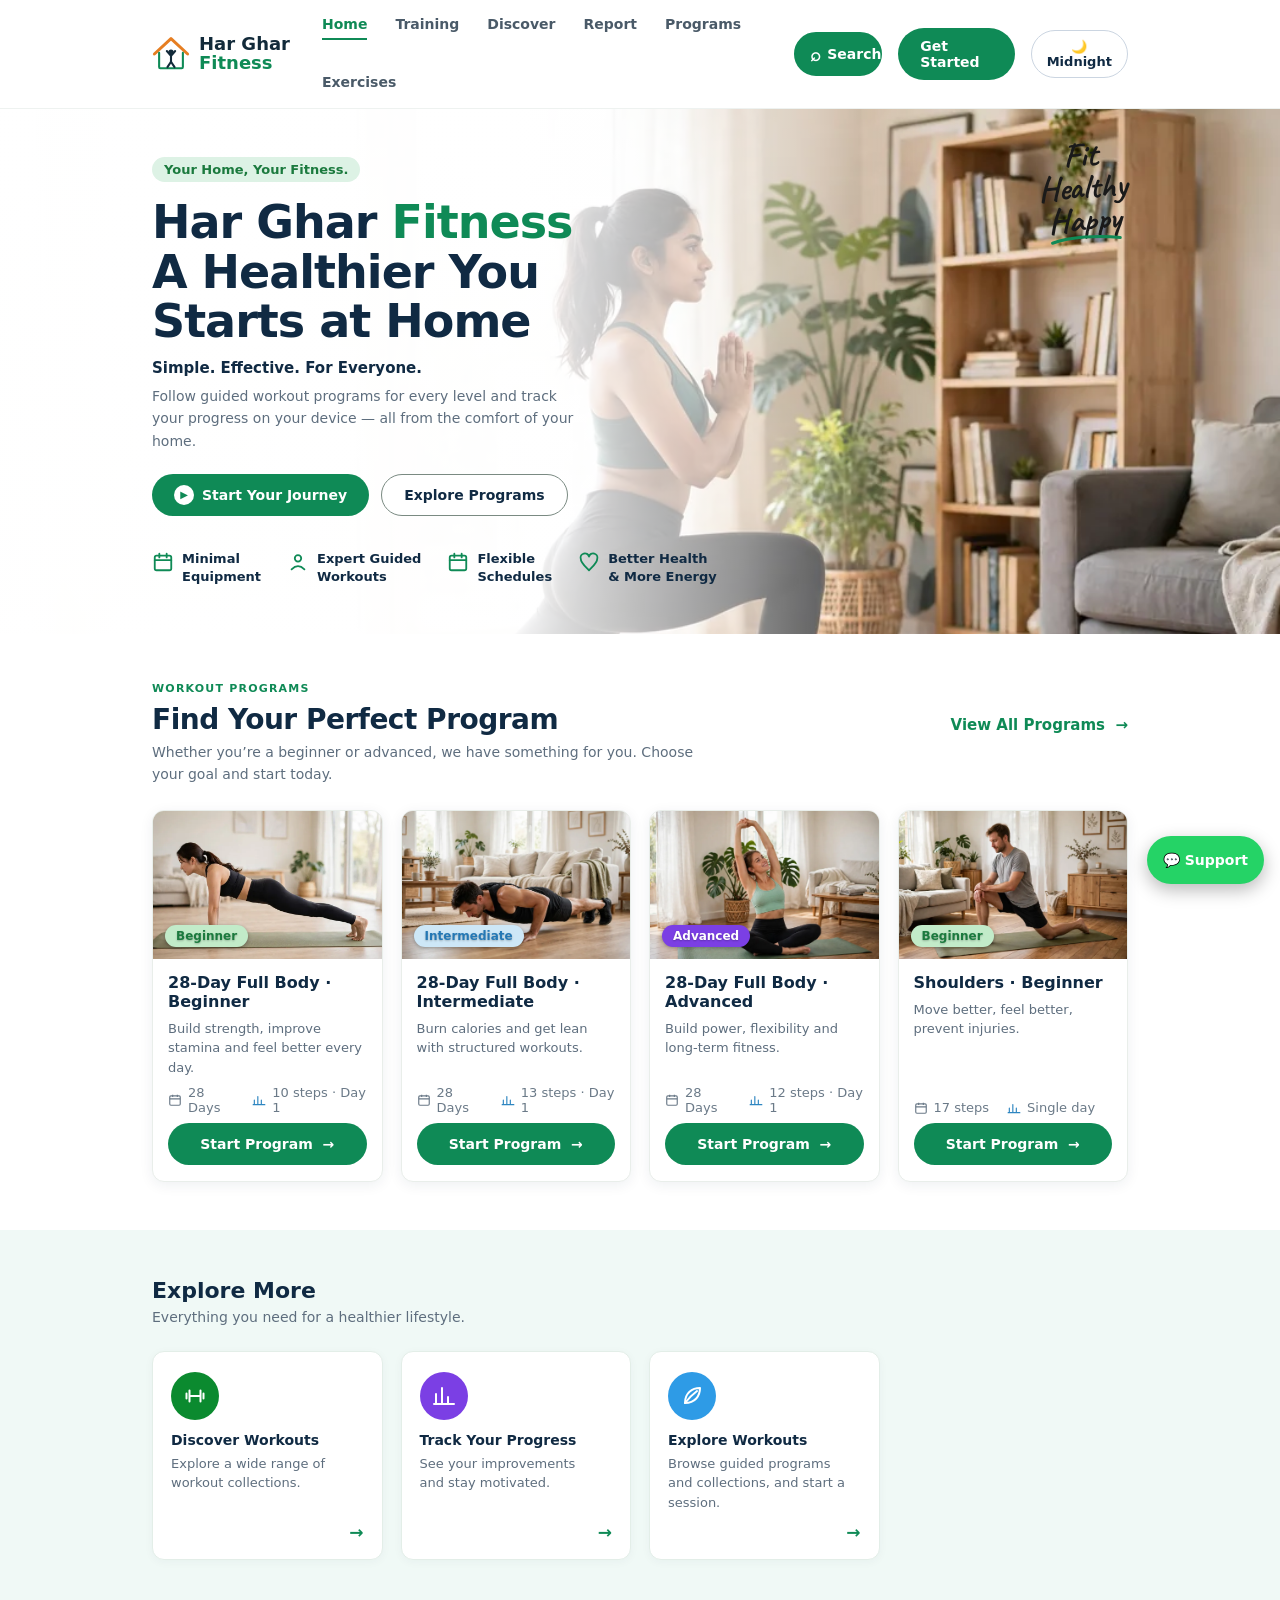
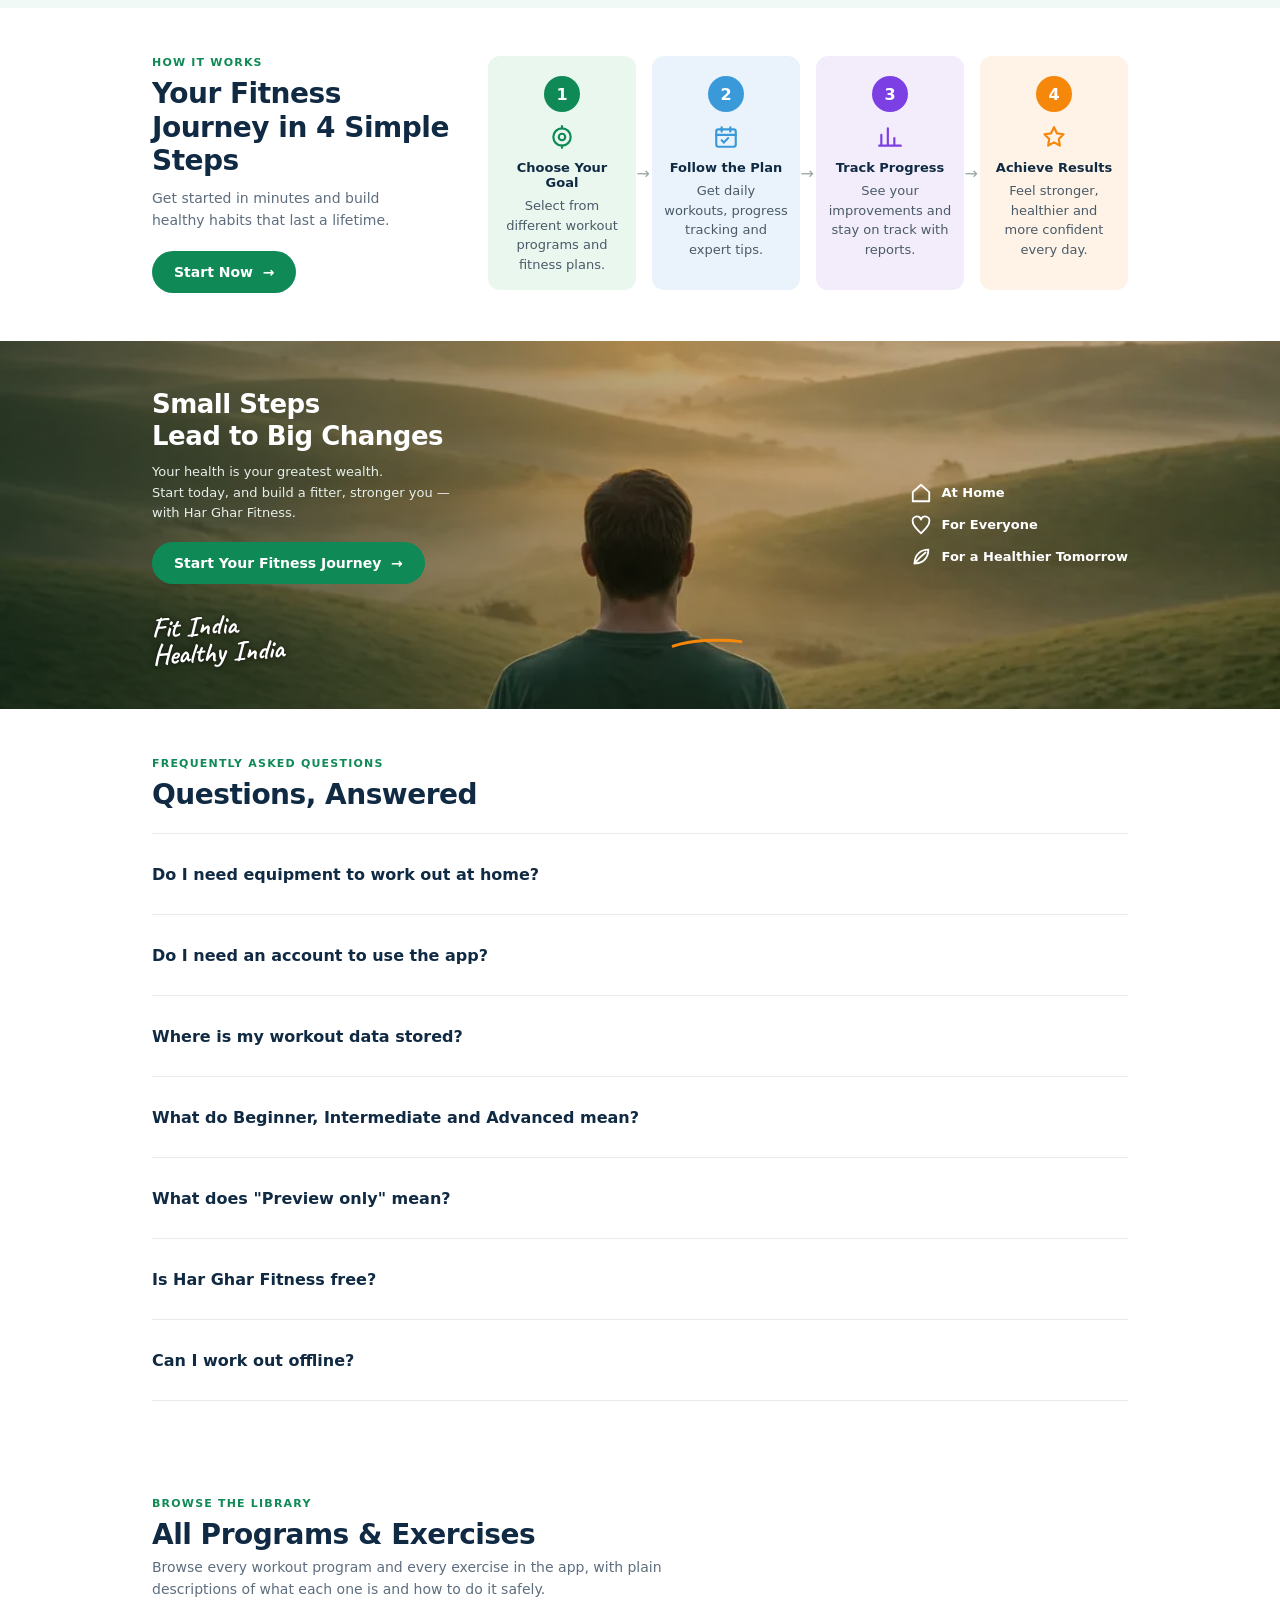
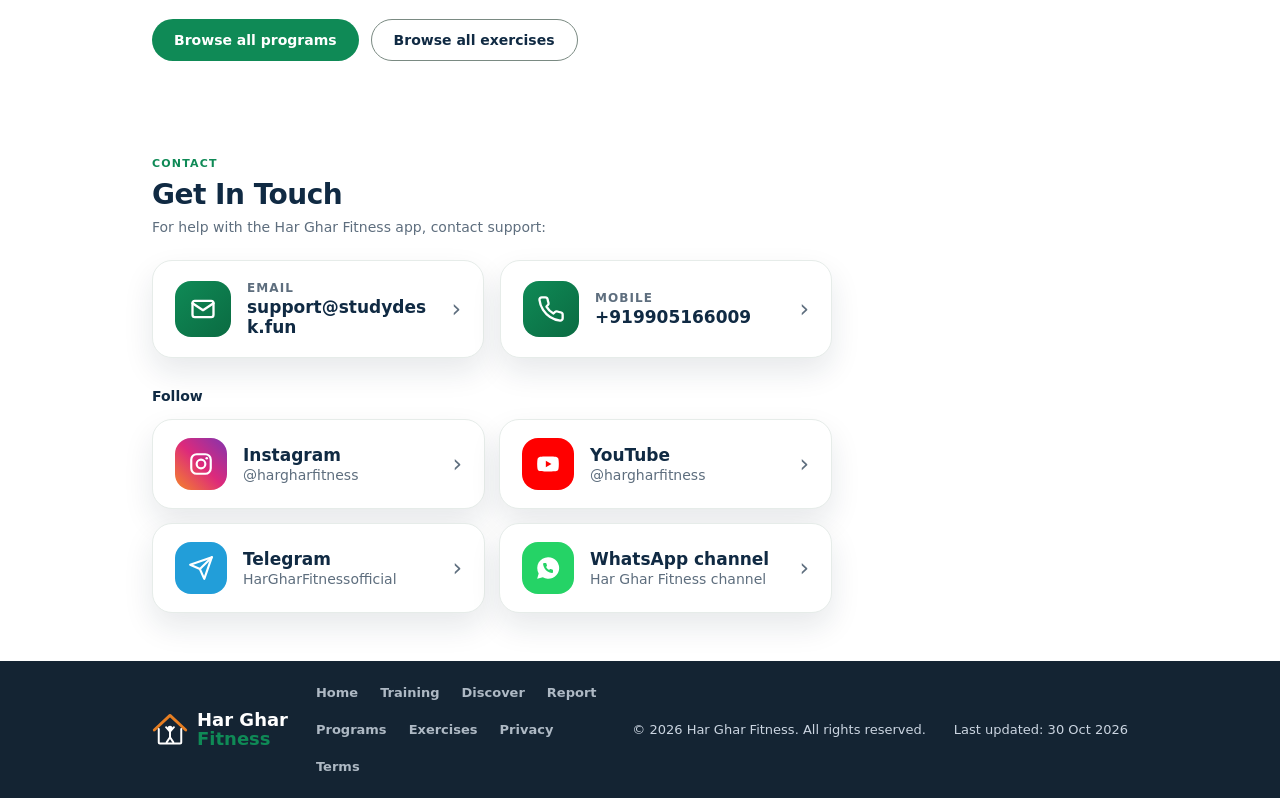
<file: index.html>
<!DOCTYPE html>
<html lang="en"><head>


<link rel="icon" href="favicon.ico"><link rel="icon" type="image/png" href="favicon.png"><link rel="apple-touch-icon" href="apple-touch-icon.png"><meta charset="utf-8">
<meta name="viewport" content="width=device-width,initial-scale=1">
<title>Har Ghar Fitness — Home Workout Programs</title>
<meta name="description" content="Har Ghar Fitness — A Healthier You Starts at Home. Guided home workout programs for every level, with progress tracked on your device.">
<meta property="og:title" content="Har Ghar Fitness — Home Workout Programs">
<meta property="og:description" content="Har Ghar Fitness — A Healthier You Starts at Home. Guided home workout programs for every level, with progress tracked on your device.">
<meta property="og:type" content="website">
<meta property="og:url" content="https://fitness.studydesk.fun/">
<meta property="og:site_name" content="Har Ghar Fitness">
<meta property="og:image" content="https://fitness.studydesk.fun/og-image.png">
<meta property="og:image:width" content="512">
<meta property="og:image:height" content="512">
<meta name="twitter:card" content="summary">
<link rel="canonical" href="https://fitness.studydesk.fun/">
<script type="application/ld+json">
{
  "@context": "https://schema.org",
  "@graph": [
    {
      "@type": "Organization",
      "name": "Har Ghar Fitness",
      "url": "https://fitness.studydesk.fun/",
      "logo": "https://fitness.studydesk.fun/og-image.png",
      "contactPoint": {
        "@type": "ContactPoint",
        "telephone": "+919905166009",
        "contactType": "customer support"
      }
    },
    {
      "@type": "WebSite",
      "name": "Har Ghar Fitness",
      "url": "https://fitness.studydesk.fun/",
      "description": "Har Ghar Fitness — A Healthier You Starts at Home. Guided home workout programs for every level, with progress tracked on your device."
    },
    {
          "@type": "FAQPage",
          "mainEntity": [
                {
                      "@type": "Question",
                      "name": "Do I need equipment to work out at home?",
                      "acceptedAnswer": {
                            "@type": "Answer",
                            "text": "Most routines need no equipment. A routine mentions equipment only when it lists any for that routine."
                      }
                },
                {
                      "@type": "Question",
                      "name": "Do I need an account to use the app?",
                      "acceptedAnswer": {
                            "@type": "Answer",
                            "text": "No. You can continue as a guest. If you create an account, it is stored on the fitness server — not only on this device."
                      }
                },
                {
                      "@type": "Question",
                      "name": "Where is my workout data stored?",
                      "acceptedAnswer": {
                            "@type": "Answer",
                            "text": "It depends on how you use the app. In Guest mode, your workouts stay on this device and move to your account when you sign up. For a signed-in account, your workout data is stored on the fitness server, so it comes back when you log in again. Google sign-in only verifies your email."
                      }
                },
                {
                      "@type": "Question",
                      "name": "What do Beginner, Intermediate and Advanced mean?",
                      "acceptedAnswer": {
                            "@type": "Answer",
                            "text": "They describe how hard a program is. If you are just starting, begin with a Beginner program. The onboarding questions help match a program to your experience."
                      }
                },
                {
                      "@type": "Question",
                      "name": "What does \"Preview only\" mean?",
                      "acceptedAnswer": {
                            "@type": "Answer",
                            "text": "You can view the routine, but it does not save progress or workout history. Routines that can be tracked save your progress."
                      }
                },
                {
                      "@type": "Question",
                      "name": "Is Har Ghar Fitness free?",
                      "acceptedAnswer": {
                            "@type": "Answer",
                            "text": "Yes. There are no payments and no premium upsells in the app."
                      }
                },
                {
                      "@type": "Question",
                      "name": "Can I work out offline?",
                      "acceptedAnswer": {
                            "@type": "Answer",
                            "text": "You can view the program library offline once the app has loaded. Signing in, creating an account, and syncing account data need a connection."
                      }
                }
          ]
    }
  ]
}
</script>
<style>
/* Har Ghar Fitness — landing v5 polished (minor polish only on v4) (preview only, NOT the live site).
   Minor polish pass v5 vs screenshot ~/workspace/user/files/sc_3_cetp.jpeg.
   Colours sampled from the screenshot with Pillow (median of 7x7 / scans):
   primary green #0F8A56 (button centre #088656, green median #118A55),
   mint band #F0F9F6, footer navy #142433, navy heading #161F28,
   tile green #0B8A2F, tile orange #F5870B. Badge / step pastels as sampled.
   Handwriting: Caveat (Google Fonts, latin woff2) embedded below as a
   base64 data URI — no external URL at runtime. */
@font-face{font-family:'Caveat';font-style:normal;font-weight:700;font-display:swap;src:url("assets/caveat.woff2") format('woff2')}
*{box-sizing:border-box}
:root{--green:#0F8A56;--green-d:#0B6B42;--navy:#122A3A;--ink:#102A43;--muted:#5E6E7E;--line:#E6ECE9;--mint:#F0F9F6;--orange:#F5870B;--purple:#7B3FE4;--blue:#2E9BE6}
body{margin:0;background:#fff;color:var(--ink);font-family:system-ui,-apple-system,"Segoe UI",Roboto,Arial,sans-serif}
a{color:inherit;text-decoration:none}
button{font:inherit;cursor:pointer}
a:focus-visible,button:focus-visible{outline:2px solid var(--green);outline-offset:2px}
.card{transition:transform .15s ease,box-shadow .15s ease}
.card:hover{transform:translateY(-2px);box-shadow:0 8px 22px rgba(15,42,68,.12)}
.tile{transition:transform .15s ease,box-shadow .15s ease}
.tile:hover{transform:translateY(-2px);box-shadow:0 8px 22px rgba(15,42,68,.10)}
.search-btn:hover,.hamburger:hover{border-color:var(--green)}
h1,h2,h3{margin:0;color:var(--ink)}
.wrap{max-width:1024px;margin:0 auto;padding:0 24px}
/* ---------- Header ---------- */
header{background:#fff;border-bottom:1px solid #EEF2F0;position:sticky;top:0;z-index:40}
.head-in{max-width:1024px;margin:0 auto;padding:10px 24px;display:flex;align-items:center;gap:32px}
.brand{display:flex;align-items:center;gap:9px;flex-shrink:0}
.brand .word{font-size:18px;line-height:1.05;font-weight:800;color:var(--navy)}
.brand .word span{display:block;color:var(--green)}
nav.main{display:flex;gap:28px;margin:0 auto;flex-wrap:wrap}
nav.main a{font-size:14px;font-weight:600;color:#4A5A68;padding:6px 0;border-bottom:2px solid transparent}
nav.main a.on{color:var(--green);border-bottom-color:var(--green)}
.head-right{margin-left:auto;display:flex;align-items:center;gap:16px}
.search-btn{background:#0F8A56;border:2px solid #0F8A56;font-size:18px;font-weight:800;color:#fff;width:auto;min-width:44px;height:44px;display:inline-flex;align-items:center;gap:6px;padding:0 14px;border-radius:99px}.search-btn .search-label{font-size:14px;font-weight:600}
.btn-green{background:var(--green);color:#fff;border:0;border-radius:99px;padding:10px 22px;min-height:42px;font-weight:700;font-size:14px;display:inline-flex;align-items:center;gap:8px;justify-content:center}
.btn-green:hover{background:var(--green-d)}
.hamburger{display:none;background:none;border:1px solid var(--line);border-radius:8px;width:44px;height:44px;padding:0;font-size:18px;line-height:1}
/* ---------- Hero ---------- */
.hero{position:relative;background:#F6F3EC url("assets/hero-lunge.webp") right 20%/cover no-repeat;min-height:420px;overflow:hidden}
.hero::before{content:"";position:absolute;inset:0;background:linear-gradient(90deg,rgba(255,255,255,.97) 0%,rgba(255,255,255,.93) 40%,rgba(255,255,255,.55) 58%,rgba(255,255,255,0) 75%)}
.hero-in{position:relative;max-width:1024px;margin:0 auto;padding:48px 24px}
.eyebrow{display:inline-block;background:#DDF2E5;color:#1B7A3E;font-weight:600;font-size:13px;padding:5px 12px;border-radius:99px}
.hero h1{font-size:46px;line-height:1.08;letter-spacing:-1px;font-weight:800;margin:16px 0 12px}
.hero h1 .grn{color:var(--green)}
.hero .sub{font-size:15px;font-weight:800;margin:0 0 8px}
.hero .lede{color:#5E6E7E;font-size:14px;line-height:1.6;margin:0 0 22px;max-width:430px}
.hero-btns{display:flex;gap:12px;flex-wrap:wrap}
.btn-ghost{background:#fff;color:var(--ink);border:1.5px solid #7A8A82;border-radius:99px;padding:10px 22px;min-height:42px;font-weight:700;font-size:14px;display:inline-flex;align-items:center;justify-content:center}
.play{width:20px;height:20px;border-radius:50%;background:#fff;color:var(--green);display:inline-grid;place-items:center;font-size:10px;flex-shrink:0;line-height:1}
.trust{display:grid;grid-template-columns:repeat(4,max-content);gap:26px;margin-top:34px;align-items:start}
.trust div{display:flex;gap:8px;align-items:flex-start;font-size:13px;font-weight:700;line-height:1.35;min-height:36px}
.trust svg{flex-shrink:0;margin-top:1px;width:22px;height:22px}
.script{position:absolute;top:30px;right:24px;z-index:2;font-family:'Caveat',"Segoe Script","Bradley Hand",cursive;font-weight:700;font-size:34px;line-height:.95;color:#1A1A1A;text-align:center;transform:rotate(-4deg)}
.script svg{display:block;margin:-2px auto 0}
.script2{font-family:'Caveat',"Segoe Script","Bradley Hand",cursive;font-weight:700;font-size:28px;line-height:.95;color:#fff;text-align:right;transform:rotate(-3deg);margin-top:10px;text-shadow:0 1px 6px rgba(0,0,0,.55),0 0 2px rgba(0,0,0,.4)}
.script2 svg{display:block;margin:-2px 0 0 auto}
/* ---------- Programs ---------- */
.sec{max-width:1024px;margin:0 auto;padding:48px 24px}
.sec-eyebrow{color:var(--green);font-weight:800;font-size:11px;letter-spacing:1.2px;text-transform:uppercase}
.sec h2{font-size:28px;letter-spacing:-.5px;margin:8px 0 6px}
.sec-sub{color:var(--muted);font-size:14px;line-height:1.55;margin:0;max-width:560px}
.sec-head{display:flex;align-items:flex-start;justify-content:space-between;gap:20px;margin-bottom:24px}
.viewall{color:var(--green);font-weight:700;font-size:15px;white-space:nowrap;background:none;border:0;padding:4px 0;margin-top:30px}
.viewall:hover{text-decoration:underline}
.cards{display:grid;grid-template-columns:repeat(4,1fr);gap:18px}
.card{background:#fff;border:1px solid #E9EEEA;border-radius:12px;overflow:hidden;box-shadow:0 3px 14px rgba(15,42,68,.07);display:flex;flex-direction:column}
.card .pic{position:relative;height:148px;overflow:hidden;background:#EDEDEA}
.card .pic img{width:100%;height:100%;object-fit:cover;display:block}
.card .pic img.pos-c{object-position:center 42%}
.card .pic img.pos-t{object-position:center 18%}
.badge{position:absolute;left:12px;bottom:12px;font-size:12px;font-weight:700;padding:4px 11px;border-radius:99px;box-shadow:0 1px 4px rgba(0,0,0,.35);text-shadow:0 1px 2px rgba(0,0,0,.25)}
.badge.beg{background:#C2EBC9;color:#1B7A3E}
.badge.int{background:#CDE7F7;color:#2478B5}
.badge.adv{background:#7B3FE4;color:#fff}
.badge.all{background:#F39C12;color:#fff}
.card-body{padding:14px 15px 16px;display:flex;flex-direction:column;gap:8px;flex:1}
.card-body h3{font-size:16px}
.card-body p{margin:0;color:var(--muted);font-size:13px;line-height:1.5;flex:1}
.meta{display:flex;gap:18px;color:#6B7A88;font-size:13px}
.meta span{display:flex;gap:6px;align-items:center}.meta svg{flex-shrink:0}
.card-body .btn-green{width:100%;padding:10px;font-size:14px}
/* ---------- Explore More ---------- */
.band{background:var(--mint);padding:48px 0}
.band .sec{padding-top:0;padding-bottom:0}
.band h2{font-size:22px}
.tiles{display:grid;grid-template-columns:repeat(4,1fr);gap:18px;margin-top:22px;align-items:stretch}
.tile{background:#fff;border:1px solid #E3EEE8;border-radius:12px;padding:20px 18px 18px;min-height:148px;position:relative;text-align:left;color:var(--ink);box-shadow:0 2px 10px rgba(15,42,68,.04);display:flex;flex-direction:column;height:100%}
.tile .ic{width:48px;height:48px;border-radius:50%;display:grid;place-items:center;color:#fff;margin-bottom:12px}
.tile .ic.g{background:#0B8A2F}.tile .ic.o{background:#F5870B}.tile .ic.p{background:#7B3FE4}.tile .ic.b{background:#2E9BE6}
.tile h3{font-size:14px;margin-bottom:6px}
.tile p{margin:0 0 12px;color:var(--muted);font-size:13px;line-height:1.5;max-width:180px;flex:1}
.tile .go{margin-top:auto;align-self:flex-end;color:var(--green);font-weight:800;font-size:17px;line-height:1}
/* ---------- How It Works ---------- */
.how{display:grid;grid-template-columns:300px 1fr;gap:36px;align-items:start}
.how h2{font-size:28px;line-height:1.2;letter-spacing:-.5px}
.how p{color:var(--muted);font-size:14px;line-height:1.55;margin:10px 0 20px;max-width:260px}
.steps{display:grid;grid-template-columns:repeat(4,1fr);gap:16px;position:relative;align-items:stretch}
.step{border-radius:12px;padding:20px 12px 16px;text-align:center;position:relative;border:0;height:100%;display:flex;flex-direction:column;align-items:center}
.step.s1{background:#EAF7EF}.step.s2{background:#EAF3FB}.step.s3{background:#F3EDFB}.step.s4{background:#FEF3E6}
.step .num{width:36px;height:36px;border-radius:50%;color:#fff;display:grid;place-items:center;font-weight:800;font-size:16px;margin:0 auto 10px;flex-shrink:0}
.s1 .num{background:#0F8A56}.s2 .num{background:#3A9AD9}.s3 .num{background:#7B3FE4}.s4 .num{background:#F5870B}
.step .sic{height:30px;display:grid;place-items:center;margin-bottom:8px}
.step h3{font-size:13px;margin-bottom:6px}
.step p{margin:0;color:#4A5A68;font-size:13px;line-height:1.5}
.step .arrow{position:absolute;top:50%;transform:translateY(-50%);right:-14px;z-index:2;color:#9AA8A3;font-size:16px}
/* ---------- Bottom banner ---------- */
.cta{background:#1B3A2A url("assets/cta-sunrise.webp") center 44%/cover no-repeat;position:relative}
.cta::before{content:"";position:absolute;inset:0;background:linear-gradient(90deg,rgba(8,32,22,.60) 0%,rgba(8,32,22,.26) 55%,rgba(8,32,22,.16) 100%)}
.cta-in{position:relative;max-width:1024px;margin:0 auto;padding:48px 24px;display:grid;grid-template-columns:1.25fr .75fr;gap:32px;align-items:center;min-height:200px}
.cta-in h2{color:#fff;font-size:26px;line-height:1.2;letter-spacing:-.5px}
.cta-in p{color:#E6F0E9;font-size:13px;line-height:1.6;margin:10px 0 18px;max-width:380px}
.cta-side{justify-self:end;text-align:left;display:flex;flex-direction:column;gap:10px}
.cta-side div{color:#fff;font-weight:700;font-size:13px;display:flex;gap:10px;align-items:center;line-height:1.4}.cta-side svg{flex-shrink:0}
/* ---------- Footer ---------- */
footer{background:#142433;color:#CBD5E1}
.foot-in{max-width:1024px;margin:0 auto;padding:24px;display:flex;align-items:center;gap:28px}
.foot-in .brand .word{color:#fff}
.foot-in nav{display:flex;gap:22px;margin:0 auto;flex-wrap:wrap}
.foot-in nav a{color:#AEB9C4;font-size:13px;font-weight:600}
.foot-in small{color:#CBD5E1;font-size:13px;white-space:nowrap}
/* ---------- Responsive ---------- */
@media(max-width:900px){
  .cards,.tiles{grid-template-columns:1fr 1fr}
  .steps{grid-template-columns:1fr 1fr}
  .step .arrow{display:none}
  .how{grid-template-columns:1fr}
  .hero h1{font-size:38px}
}
@media(max-width:760px){
  nav.main{display:none;position:absolute;top:100%;left:0;right:0;background:#fff;flex-direction:column;gap:0;margin:0;padding:8px 24px 14px;border-bottom:1px solid var(--line);box-shadow:0 12px 24px rgba(15,42,68,.10)}
  nav.main.open{display:flex}
  nav.main a{padding:11px 0;border-bottom:1px solid #F0F5F2}
  .hamburger{display:block}
  .head-in{position:relative;gap:12px;padding:10px 16px}
  .hero{min-height:0;background-position:72% 12%}
  .hero-in{padding-top:24px}
  .hero::before{background:linear-gradient(90deg,rgba(255,255,255,.96) 0%,rgba(255,255,255,.88) 55%,rgba(255,255,255,.45) 100%)}
  .hero-in{padding:32px 16px}
  .hero h1{font-size:32px}
  .script{position:static;display:block;text-align:right;margin:0 0 10px;font-size:24px;transform:rotate(-2deg)}
  .script svg{margin:-2px 0 0 auto}
  .hero h1{max-width:100%}
  .hero-btns a{flex:1 1 auto;justify-content:center}
  .trust{grid-template-columns:1fr 1fr;gap:12px}
  .trust{grid-template-columns:1fr 1fr;gap:14px}
  .sec{padding:48px 16px}
  .sec-head{flex-direction:column;align-items:flex-start;gap:8px}
  .viewall{margin-top:0}
  .cards,.tiles,.steps{grid-template-columns:1fr}
  .cta-in{grid-template-columns:1fr;padding:32px 16px}
  .cta-side{justify-self:start}
  .foot-in{flex-direction:column;align-items:flex-start;gap:14px}
  .foot-in nav{margin:0}
}
.search-panel{background:#fff;border-bottom:1px solid #E6ECE9}.search-panel-in{max-width:1024px;margin:0 auto;padding:16px 24px}.search-panel-in input{width:100%;min-height:44px;padding:12px 14px;border:1.5px solid #0F8A56;border-radius:12px;font-size:15px}.search-result{display:flex;justify-content:space-between;gap:12px;padding:12px 4px;border-bottom:1px solid #E6ECE9;color:#142433;text-decoration:none}.search-result span{color:#5E6E7E;font-size:13px;white-space:nowrap}.search-hint{color:#5E6E7E;font-size:14px;padding:12px 4px}.search-all{display:inline-block;margin-top:12px;color:#0F8A56;font-weight:700}
#landingSearchInput{font-size:16px;border:2px solid #0F8A56;padding:14px 16px}
#landingSearchInput::placeholder{color:#4A5A68;opacity:1}
#landingSearchInput:focus{outline:3px solid #F5870B;outline-offset:2px}.tile{text-decoration:none;color:inherit}.cta-in>div:first-child .script2{text-align:left;margin-top:16px}@media(max-width:760px){.search-panel-in{padding:12px 16px}}@media(max-width:760px){.search-btn{padding:0;width:44px;justify-content:center}.search-btn .search-label{display:none}}
.faq h2{font-size:28px;letter-spacing:-.5px;margin:8px 0 22px}
.faq-item{border-top:1px solid var(--line);padding:18px 0}
.faq-item:last-child{border-bottom:1px solid var(--line)}
.faq-item h3{font-size:16px;margin-bottom:6px}
.faq-item p{margin:0;color:var(--muted);font-size:14px;line-height:1.6;max-width:680px}
.contact h2{font-size:28px;letter-spacing:-.5px;margin:8px 0 6px}
.contact-cards{display:grid;gap:16px;max-width:680px;margin-top:22px}
.contact-card{display:flex;align-items:center;gap:16px;background:#fff;border:1px solid var(--line);border-radius:20px;padding:20px 22px;box-shadow:0 14px 30px rgba(18,42,58,.10);text-decoration:none;color:inherit}
.contact-card-icon{width:56px;height:56px;flex:0 0 56px;border-radius:16px;display:grid;place-items:center;background:linear-gradient(135deg,#0F8A56,#0B6B42);color:#fff}
.contact-card-icon svg{width:28px;height:28px}
.contact-card-text{flex:1;min-width:0;display:flex;flex-direction:column;gap:2px}
.contact-card-text b{font-size:12px;letter-spacing:.09em;text-transform:uppercase;color:var(--muted)}
.contact-card-text span{font-size:17px;font-weight:800;color:var(--ink);overflow-wrap:anywhere}
.contact-card-chev{font-size:24px;color:var(--muted)}
.contact-follow-label{margin:28px 0 14px;max-width:680px}
.contact-follow-label b{font-size:14px}
.contact-follow{display:grid;gap:14px;max-width:680px}
.follow-card{display:flex;align-items:center;gap:16px;background:#fff;border:1px solid var(--line);border-radius:20px;padding:18px 22px;box-shadow:0 14px 30px rgba(18,42,58,.10);text-decoration:none;color:inherit}
.follow-chip{width:52px;height:52px;flex:0 0 52px;border-radius:16px;display:grid;place-items:center;color:#fff;font-size:22px;font-weight:900}
.follow-chip svg{width:26px;height:26px;display:block}
.follow-card.instagram .follow-chip{background:linear-gradient(45deg,#F58529,#DD2A7B,#8134AF)}
.follow-card.youtube .follow-chip{background:#FF0000}
.follow-card.telegram .follow-chip{background:#229ED9}
.follow-card.whatsapp .follow-chip{background:#25D366}
.follow-text{flex:1;min-width:0;display:flex;flex-direction:column;gap:2px}
.follow-text b{font-size:17px;color:var(--ink)}
.follow-text span{font-size:14px;color:var(--muted);overflow-wrap:anywhere}
.follow-chev{font-size:24px;color:var(--muted)}
@media(min-width:640px){.contact-cards{grid-template-columns:1fr 1fr}.contact-follow{grid-template-columns:1fr 1fr}}

.browse-all h2{font-size:28px;letter-spacing:-.5px;margin:8px 0 6px}

.connect{display:flex;flex-direction:column;gap:6px;font-size:13px;color:#AEB9C4}
.connect b{color:#fff}
.connect a{color:#CBD5E1}

.skip-link{position:absolute;left:16px;top:-100px;background:#0F8A56;color:#fff;padding:12px 18px;border-radius:99px;font-weight:800;z-index:200}
.skip-link:focus{top:12px}
.scroll-progress{position:fixed;top:0;left:0;height:4px;width:0;background:#0F8A56;z-index:100}
.back-to-top{position:fixed;right:16px;bottom:calc(76px + var(--cookie-bar-h,0px));z-index:90;min-width:44px;min-height:44px;padding:0 16px;border-radius:99px;border:0;background:#122A3A;color:#fff;font-weight:800;box-shadow:0 8px 22px rgba(15,42,68,.25)}
.back-to-top[hidden]{display:none}
.faq-q{display:block;width:100%;text-align:left;background:none;border:0;padding:0;font-size:16px;font-weight:800;color:var(--ink);min-height:44px;cursor:pointer}
.faq-a[hidden]{display:none}
@media print{header,.search-panel,.scroll-progress,.back-to-top,.skip-link,.hero-btns,.btn-green,.btn-ghost{display:none!important}body{background:#fff;color:#000}.faq-a{display:block!important}.sec{padding:24px 16px}a{color:#000}}
/* cycle9: cookie banner, floating contact, theme toggle, load-in */
.cookie-bar{position:fixed;left:0;right:0;bottom:0;z-index:60;background:#142433;color:#E2E8F0;padding:14px 16px;display:flex;flex-wrap:wrap;gap:10px;align-items:center;justify-content:center;box-shadow:0 -2px 12px rgba(0,0,0,.25)}
.cookie-bar[hidden]{display:none}
.cookie-bar p{margin:0;font-size:14px;max-width:640px}
.cookie-bar button{border:0;border-radius:999px;padding:10px 18px;font-size:14px;font-weight:700;cursor:pointer;min-height:44px}
.cookie-accept{background:#0F8A56;color:#fff}
.cookie-decline{background:transparent;color:#E2E8F0;border:1.5px solid #64748B}
.float-contact{position:fixed;right:16px;bottom:calc(16px + var(--cookie-bar-h,0px));z-index:55;display:flex;align-items:center;gap:8px;background:#25D366;color:#fff;text-decoration:none;font-weight:700;font-size:14px;padding:0 16px;height:48px;border-radius:999px;box-shadow:0 6px 18px rgba(0,0,0,.28)}
.float-contact:hover{background:#1EBE5D}
.theme-toggle{background:transparent;border:1.5px solid #CBD5E1;border-radius:999px;padding:8px 14px;font-size:13px;font-weight:700;cursor:pointer;min-height:44px;color:var(--ink)}
@keyframes hgf-enter{from{opacity:0;transform:translateY(6px)}to{opacity:1;transform:translateY(0)}}
body{animation:hgf-enter .35s ease-out}
img{opacity:0;transition:opacity .4s ease}
img.hgf-loaded{opacity:1}
@media (prefers-reduced-motion: reduce){body{animation:none}img{transition:none;opacity:1}}
@media print{.cookie-bar,.float-contact,.theme-toggle,.search-panel{display:none!important}}
html[data-theme="midnight"]{--ink:#E2E8F0;--muted:#94A3B8;--line:#1E3A52;--mint:#0B1B2B}
html[data-theme="midnight"] body{background:#0A1622}
html[data-theme="midnight"] header{background:#0F2436;border-color:#1E3A52}
html[data-theme="midnight"] .tile,html[data-theme="midnight"] .card,html[data-theme="midnight"] .contact-card,html[data-theme="midnight"] .follow-card,html[data-theme="midnight"] .search-panel,html[data-theme="midnight"] .btn-ghost{background:#12222F;border-color:#1E3A52}
html[data-theme="midnight"] .search-panel-in input{background:#0B1B2B;border-color:#1E3A52;color:var(--ink)}
html[data-theme="midnight"] nav.main{background:#0F2436}
html[data-theme="midnight"] .hero{background-color:#0B1B2B}
html[data-theme="midnight"] .theme-toggle{color:var(--ink);border-color:#475569}
</style></head>
<body>
<a class="skip-link" href="#top">Skip to content</a>
<script>(function(){try{var t=localStorage.getItem('hgf_theme');if(!t)t=window.matchMedia('(prefers-color-scheme: dark)').matches?'midnight':'light';if(t==='midnight')document.documentElement.setAttribute('data-theme','midnight');}catch(e){}})();</script>
<header><div class="head-in">
<a class="brand" href="#top" aria-label="Har Ghar Fitness — home"><svg width="38" height="38" viewBox="0 0 64 64" aria-hidden="true"><path d="M4 32 L32 6 L60 32" fill="none" stroke="#E67E22" stroke-width="5" stroke-linecap="round" stroke-linejoin="round"/><path d="M12 30 V54 a2 2 0 0 0 2 2 H50 a2 2 0 0 0 2-2 V30" fill="none" stroke="#0F8A56" stroke-width="3.5" stroke-linecap="round" stroke-linejoin="round"/><circle cx="32" cy="29" r="4.5" fill="#122A3A"/><g stroke="#122A3A" stroke-width="3.5" stroke-linecap="round" fill="none"><path d="M32 35 L25 27"/><path d="M32 35 L39 27"/><path d="M32 35 V45"/><path d="M32 45 L26 54"/><path d="M32 45 L38 54"/></g></svg><span class="word">Har Ghar<span>Fitness</span></span></a>
<nav class="main" id="mainNav" aria-label="Main navigation"><a class="on" href="#top">Home</a><a href="app/">Training</a><a href="app/?tab=discover">Discover</a><a href="app/?tab=report">Report</a><a href="programs/">Programs</a><a href="exercises/">Exercises</a></nav>
<div class="head-right"><button class="search-btn" aria-label="Search" onclick="toggleLandingSearch()">⌕<span class="search-label">Search</span></button><a class="btn-green" href="app/">Get Started</a><button class="theme-toggle" type="button" id="themeToggle" aria-label="Toggle dark mode">🌙 Midnight</button><button class="hamburger" aria-label="Open menu" aria-expanded="false" id="burger" onclick="var n=document.getElementById('mainNav');var o=n.classList.toggle('open');document.getElementById('burger').setAttribute('aria-expanded',o)">☰</button></div>
</div></header><div class="search-panel" id="landingSearchPanel" hidden><div class="search-panel-in"><input id="landingSearchInput" type="search" placeholder="Search programs and exercises…" aria-label="Search programs and exercises"><div id="landingSearchResults"><p class="search-hint">Type to search 40 programs and 163 exercises.</p></div><a class="search-all" href="app/?tab=plans">View all programs in the app →</a></div></div>

<main id="top">
<!-- Hero -->
<section class="hero">
<div class="hero-in"><div class="script">Fit<br>Healthy<br>Happy<svg width="72" height="10" viewBox="0 0 72 10" aria-hidden="true"><path d="M2 7 C 20 2, 48 2, 70 6" fill="none" stroke="#0F8A56" stroke-width="3" stroke-linecap="round"/></svg></div>
<span class="eyebrow">Your Home, Your Fitness.</span>
<h1>Har Ghar <span class="grn">Fitness</span><br>A Healthier You<br>Starts at Home</h1>
<p class="sub">Simple. Effective. For Everyone.</p>
<p class="lede">Follow guided workout programs for every level and track your progress on your device — all from the comfort of your home.</p>
<div class="hero-btns"><a class="btn-green" href="app/"><span class="play">▶</span> Start Your Journey</a><a class="btn-ghost" href="#programs">Explore Programs</a></div>
<div class="trust">
<div><svg width="22" height="22" viewBox="0 0 24 24" fill="none" stroke="#0F8A56" stroke-width="2" stroke-linecap="round"><rect x="3" y="5" width="18" height="16" rx="2"/><path d="M3 10 h18 M8 3 v4 M16 3 v4"/></svg><span>Minimal<br>Equipment</span></div>
<div><svg width="22" height="22" viewBox="0 0 24 24" fill="none" stroke="#0F8A56" stroke-width="2" stroke-linecap="round" stroke-linejoin="round"><circle cx="12" cy="8" r="3.5"/><path d="M5 20 q7 -7 14 0"/></svg><span>Expert Guided<br>Workouts</span></div>
<div><svg width="22" height="22" viewBox="0 0 24 24" fill="none" stroke="#0F8A56" stroke-width="2" stroke-linecap="round"><rect x="3" y="5" width="18" height="16" rx="2"/><path d="M3 10 h18 M8 3 v4 M16 3 v4"/></svg><span>Flexible<br>Schedules</span></div>
<div><svg width="22" height="22" viewBox="0 0 24 24" fill="none" stroke="#0F8A56" stroke-width="2" stroke-linecap="round" stroke-linejoin="round"><path d="M12 21 C7 16 3 13 3 8.5 A4.5 4.5 0 0 1 12 6 A4.5 4.5 0 0 1 21 8.5 C21 13 17 16 12 21 Z"/></svg><span>Better Health<br>&amp; More Energy</span></div>
</div>
</div>
</section>

<!-- Programs -->
<section class="sec" id="programs">
<div class="sec-head"><div><div class="sec-eyebrow">Workout Programs</div><h2>Find Your Perfect Program</h2><p class="sec-sub">Whether you&rsquo;re a beginner or advanced, we have something for you. Choose your goal and start today.</p></div><a class="viewall" href="app/?tab=plans">View All Programs &nbsp;→</a></div>
<div class="cards">
<article class="card"><div class="pic"><img class="pos-c" width="2240" height="1120" src="assets/program-plank.webp" alt="Woman holding a plank"><span class="badge beg">Beginner</span></div><div class="card-body"><h3>28-Day Full Body · Beginner</h3><p>Build strength, improve stamina and feel better every day.</p><div class="meta"><span><svg width="14" height="14" viewBox="0 0 24 24" fill="none" stroke="#6B7A88" stroke-width="2"><rect x="3" y="5" width="18" height="16" rx="2"/><path d="M3 10 h18 M8 3 v4 M16 3 v4"/></svg>28 Days</span><span><svg width="14" height="14" viewBox="0 0 24 24" fill="none" stroke="#2E86C1" stroke-width="2" stroke-linecap="round"><path d="M4 20 V12 M10 20 V6 M16 20 v-8 M22 20 H2"/></svg>10 steps · Day 1</span></div><a class="btn-green" href="app/?program=7__4_beginner">Start Program &nbsp;→</a></div></article>
<article class="card"><div class="pic"><img class="pos-c" width="1920" height="1280" src="assets/program-pushup.webp" alt="Man doing a low push-up"><span class="badge int">Intermediate</span></div><div class="card-body"><h3>28-Day Full Body · Intermediate</h3><p>Burn calories and get lean with structured workouts.</p><div class="meta"><span><svg width="14" height="14" viewBox="0 0 24 24" fill="none" stroke="#6B7A88" stroke-width="2"><rect x="3" y="5" width="18" height="16" rx="2"/><path d="M3 10 h18 M8 3 v4 M16 3 v4"/></svg>28 Days</span><span><svg width="14" height="14" viewBox="0 0 24 24" fill="none" stroke="#2E86C1" stroke-width="2" stroke-linecap="round"><path d="M4 20 V12 M10 20 V6 M16 20 v-8 M22 20 H2"/></svg>13 steps · Day 1</span></div><a class="btn-green" href="app/?program=7__4_intermediate">Start Program &nbsp;→</a></div></article>
<article class="card"><div class="pic"><img class="pos-t" width="1920" height="1280" src="assets/program-stretch.webp" alt="Woman stretching her arms overhead"><span class="badge adv">Advanced</span></div><div class="card-body"><h3>28-Day Full Body · Advanced</h3><p>Build power, flexibility and long-term fitness.</p><div class="meta"><span><svg width="14" height="14" viewBox="0 0 24 24" fill="none" stroke="#6B7A88" stroke-width="2"><rect x="3" y="5" width="18" height="16" rx="2"/><path d="M3 10 h18 M8 3 v4 M16 3 v4"/></svg>28 Days</span><span><svg width="14" height="14" viewBox="0 0 24 24" fill="none" stroke="#2E86C1" stroke-width="2" stroke-linecap="round"><path d="M4 20 V12 M10 20 V6 M16 20 v-8 M22 20 H2"/></svg>12 steps · Day 1</span></div><a class="btn-green" href="app/?program=7__4_advance">Start Program &nbsp;→</a></div></article>
<article class="card"><div class="pic"><img class="pos-c" width="1920" height="1280" src="assets/program-lunge.webp" alt="Man doing a kneeling lunge stretch"><span class="badge beg">Beginner</span></div><div class="card-body"><h3>Shoulders · Beginner</h3><p>Move better, feel better, prevent injuries.</p><div class="meta"><span><svg width="14" height="14" viewBox="0 0 24 24" fill="none" stroke="#6B7A88" stroke-width="2"><rect x="3" y="5" width="18" height="16" rx="2"/><path d="M3 10 h18 M8 3 v4 M16 3 v4"/></svg>17 steps</span><span><svg width="14" height="14" viewBox="0 0 24 24" fill="none" stroke="#2E86C1" stroke-width="2" stroke-linecap="round"><path d="M4 20 V12 M10 20 V6 M16 20 v-8 M22 20 H2"/></svg>Single day</span></div><a class="btn-green" href="app/?program=d_sh_1">Start Program &nbsp;→</a></div></article>
</div>
</section>

<!-- Explore More -->
<div class="band" id="explore"><section class="sec">
<div class="sec-eyebrow" style="text-transform:none;letter-spacing:0;font-size:22px;color:#102A43">Explore More</div>
<p class="sec-sub" style="margin-top:4px">Everything you need for a healthier lifestyle.</p>
<div class="tiles">
<a class="tile" href="app/?tab=discover"><span class="ic g"><svg width="24" height="24" viewBox="0 0 24 24" fill="none" stroke="#fff" stroke-width="2" stroke-linecap="round"><path d="M6.5 6.5 v11 M3.5 9.5 v5 M17.5 6.5 v11 M20.5 9.5 v5 M6.5 12 h11"/></svg></span><h3>Discover Workouts</h3><p>Explore a wide range of workout collections.</p><span class="go">→</span></a>
<a class="tile" href="app/?tab=report"><span class="ic p"><svg width="24" height="24" viewBox="0 0 24 24" fill="none" stroke="#fff" stroke-width="2" stroke-linecap="round"><path d="M4 20 V10 M10 20 V4 M16 20 v-7 M2 20 h20"/></svg></span><h3>Track Your Progress</h3><p>See your improvements and stay motivated.</p><span class="go">→</span></a>
<a class="tile" href="app/?tab=discover"><span class="ic b"><svg width="24" height="24" viewBox="0 0 24 24" fill="none" stroke="#fff" stroke-width="2" stroke-linecap="round" stroke-linejoin="round"><path d="M5 19 C5 9 12 4 20 4 C20 12 15 19 5 19 Z"/><path d="M5 19 C9 14 13 10 17 7"/></svg></span><h3>Explore Workouts</h3><p>Browse guided programs and collections, and start a session.</p><span class="go">→</span></a>
</div>
</section></div>

<!-- How It Works -->
<section class="sec"><div class="how"><div>
<div class="sec-eyebrow">How It Works</div>
<h2>Your Fitness Journey in 4 Simple Steps</h2>
<p>Get started in minutes and build healthy habits that last a lifetime.</p>
<a class="btn-green" href="app/">Start Now &nbsp;→</a>
</div>
<div class="steps">
<div class="step s1"><span class="num">1</span><span class="sic"><svg width="26" height="26" viewBox="0 0 24 24" fill="none" stroke="#0F8A56" stroke-width="2" stroke-linecap="round"><circle cx="12" cy="12" r="8"/><circle cx="12" cy="12" r="3"/><path d="M12 4 V2 M12 22 V20"/></svg></span><h3>Choose Your Goal</h3><p>Select from different workout programs and fitness plans.</p><span class="arrow">→</span></div>
<div class="step s2"><span class="num">2</span><span class="sic"><svg width="26" height="26" viewBox="0 0 24 24" fill="none" stroke="#3A9AD9" stroke-width="2" stroke-linecap="round"><rect x="3" y="5" width="18" height="16" rx="2"/><path d="M3 10 h18 M8 3 v4 M16 3 v4 M8 15 l2 2 4-4"/></svg></span><h3>Follow the Plan</h3><p>Get daily workouts, progress tracking and expert tips.</p><span class="arrow">→</span></div>
<div class="step s3"><span class="num">3</span><span class="sic"><svg width="26" height="26" viewBox="0 0 24 24" fill="none" stroke="#7B3FE4" stroke-width="2" stroke-linecap="round"><path d="M4 20 V10 M10 20 V4 M16 20 v-7 M2 20 h20"/></svg></span><h3>Track Progress</h3><p>See your improvements and stay on track with reports.</p><span class="arrow">→</span></div>
<div class="step s4"><span class="num">4</span><span class="sic"><svg width="26" height="26" viewBox="0 0 24 24" fill="none" stroke="#F5870B" stroke-width="2" stroke-linejoin="round"><path d="M12 3 l2.7 5.6 6.1.9 -4.4 4.3 1 6.1 -5.4-2.9 -5.4 2.9 1-6.1 -4.4-4.3 6.1-.9 z"/></svg></span><h3>Achieve Results</h3><p>Feel stronger, healthier and more confident every day.</p></div>
</div></div></section>

<!-- Bottom banner -->
<section class="cta"><div class="cta-in"><div>
<h2>Small Steps<br>Lead to Big Changes</h2>
<p>Your health is your greatest wealth.<br>Start today, and build a fitter, stronger you —<br>with Har Ghar Fitness.</p>
<a class="btn-green" href="app/">Start Your Fitness Journey &nbsp;→</a><div class="script2">Fit India<br>Healthy India<svg width="72" height="10" viewBox="0 0 72 10" aria-hidden="true"><path d="M2 7 C 20 2, 48 2, 70 6" fill="none" stroke="#F5870B" stroke-width="3" stroke-linecap="round"/></svg></div>
</div><div class="cta-side">
<div><svg width="22" height="22" viewBox="0 0 24 24" fill="none" stroke="#fff" stroke-width="2" stroke-linecap="round" stroke-linejoin="round"><path d="M3 11 L12 3 L21 11 V21 H3 Z"/></svg>At Home</div>
<div><svg width="22" height="22" viewBox="0 0 24 24" fill="none" stroke="#fff" stroke-width="2" stroke-linecap="round" stroke-linejoin="round"><path d="M12 21 C7 16 3 13 3 8.5 A4.5 4.5 0 0 1 12 6 A4.5 4.5 0 0 1 21 8.5 C21 13 17 16 12 21 Z"/></svg>For Everyone</div>
<div><svg width="22" height="22" viewBox="0 0 24 24" fill="none" stroke="#fff" stroke-width="2" stroke-linecap="round" stroke-linejoin="round"><path d="M5 19 C5 9 12 4 20 4 C20 12 15 19 5 19 Z"/><path d="M5 19 C9 14 13 10 17 7"/></svg>For a Healthier Tomorrow</div>

</div></div></section>

<!-- FAQ -->
<section class="sec faq" id="faq">
<div class="sec-eyebrow">Frequently Asked Questions</div>
<h2>Questions, Answered</h2>
<div class="faq-item"><button class="faq-q" type="button" aria-expanded="false" aria-controls="faq-a1" id="faq-q1">Do I need equipment to work out at home?</button><div class="faq-a" id="faq-a1" hidden><p>Most routines need no equipment. A routine mentions equipment only when it lists any for that routine.</p></div></div>
<div class="faq-item"><button class="faq-q" type="button" aria-expanded="false" aria-controls="faq-a2" id="faq-q2">Do I need an account to use the app?</button><div class="faq-a" id="faq-a2" hidden><p>No. You can continue as a guest. If you create an account, it is stored on the fitness server — not only on this device.</p></div></div>
<div class="faq-item"><button class="faq-q" type="button" aria-expanded="false" aria-controls="faq-a3" id="faq-q3">Where is my workout data stored?</button><div class="faq-a" id="faq-a3" hidden><p>It depends on how you use the app. In Guest mode, your workouts stay on this device and move to your account when you sign up. For a signed-in account, your workout data is stored on the fitness server, so it comes back when you log in again. Google sign-in only verifies your email.</p></div></div>
<div class="faq-item"><button class="faq-q" type="button" aria-expanded="false" aria-controls="faq-a4" id="faq-q4">What do Beginner, Intermediate and Advanced mean?</button><div class="faq-a" id="faq-a4" hidden><p>They describe how hard a program is. If you are just starting, begin with a Beginner program. The onboarding questions help match a program to your experience.</p></div></div>
<div class="faq-item"><button class="faq-q" type="button" aria-expanded="false" aria-controls="faq-a5" id="faq-q5">What does &quot;Preview only&quot; mean?</button><div class="faq-a" id="faq-a5" hidden><p>You can view the routine, but it does not save progress or workout history. Routines that can be tracked save your progress.</p></div></div>
<div class="faq-item"><button class="faq-q" type="button" aria-expanded="false" aria-controls="faq-a6" id="faq-q6">Is Har Ghar Fitness free?</button><div class="faq-a" id="faq-a6" hidden><p>Yes. There are no payments and no premium upsells in the app.</p></div></div>
<div class="faq-item"><button class="faq-q" type="button" aria-expanded="false" aria-controls="faq-a7" id="faq-q7">Can I work out offline?</button><div class="faq-a" id="faq-a7" hidden><p>You can view the program library offline once the app has loaded. Signing in, creating an account, and syncing account data need a connection.</p></div></div>
</section>

<!-- Browse all programs and exercises (SEO index links) -->
<section class="sec browse-all" id="browse">
<div class="sec-eyebrow">Browse The Library</div>
<h2>All Programs &amp; Exercises</h2>
<p class="sec-sub">Browse every workout program and every exercise in the app, with plain descriptions of what each one is and how to do it safely.</p>
<div class="hero-btns" style="margin-top:18px"><a class="btn-green" href="programs/">Browse all programs</a><a class="btn-ghost" href="exercises/">Browse all exercises</a></div>
</section>

<!-- Contact -->
<section class="sec contact" id="contact">
<div class="sec-eyebrow">Contact</div>
<h2>Get In Touch</h2>
<p class="sec-sub">For help with the Har Ghar Fitness app, contact support:</p>
<div class="contact-cards">
<a class="contact-card" href="mailto:support@studydesk.fun"><span class="contact-card-icon" aria-hidden="true"><svg viewBox="0 0 24 24" fill="none" stroke="currentColor" stroke-width="2" stroke-linecap="round" stroke-linejoin="round"><rect x="3" y="5" width="18" height="14" rx="2"/><path d="M3 7l9 6 9-6"/></svg></span><span class="contact-card-text"><b>Email</b><span>support@studydesk.fun</span></span><span class="contact-card-chev" aria-hidden="true">›</span></a>
<a class="contact-card" href="tel:+919905166009"><span class="contact-card-icon" aria-hidden="true"><svg viewBox="0 0 24 24" fill="none" stroke="currentColor" stroke-width="2" stroke-linecap="round" stroke-linejoin="round"><path d="M22 16.9v3a2 2 0 0 1-2.2 2 19.8 19.8 0 0 1-8.6-3.1 19.5 19.5 0 0 1-6-6A19.8 19.8 0 0 1 2.1 4.2 2 2 0 0 1 4.1 2h3a2 2 0 0 1 2 1.7c.13.96.36 1.9.7 2.8a2 2 0 0 1-.45 2.1L8.1 9.9a16 16 0 0 0 6 6l1.3-1.3a2 2 0 0 1 2.1-.45c.9.34 1.84.57 2.8.7A2 2 0 0 1 22 16.9z"/></svg></span><span class="contact-card-text"><b>Mobile</b><span>+919905166009</span></span><span class="contact-card-chev" aria-hidden="true">›</span></a>
</div>
<div class="contact-follow-label"><b>Follow</b></div>
<div class="contact-follow">
<a class="follow-card instagram" href="https://www.instagram.com/hargharfitness"><span class="follow-chip" aria-hidden="true"><svg viewBox="0 0 24 24" fill="none" stroke="#fff" stroke-width="2" stroke-linecap="round"><rect x="3" y="3" width="18" height="18" rx="5"/><circle cx="12" cy="12" r="4"/><circle cx="17.3" cy="6.7" r="1.2" fill="#fff" stroke="none"/></svg></span><span class="follow-text"><b>Instagram</b><span>@hargharfitness</span></span><span class="follow-chev" aria-hidden="true">›</span></a>
<a class="follow-card youtube" href="https://youtube.com/@hargharfitness"><span class="follow-chip" aria-hidden="true"><svg viewBox="0 0 24 24" fill="#fff"><path d="M21.6 7.2a2.5 2.5 0 0 0-1.76-1.77C18.25 5 12 5 12 5s-6.25 0-7.84.43A2.5 2.5 0 0 0 2.4 7.2 26 26 0 0 0 2 12a26 26 0 0 0 .4 4.8 2.5 2.5 0 0 0 1.76 1.77C5.75 19 12 19 12 19s6.25 0 7.84-.43a2.5 2.5 0 0 0 1.76-1.77A26 26 0 0 0 22 12a26 26 0 0 0-.4-4.8zM10 15V9l5.2 3z"/></svg></span><span class="follow-text"><b>YouTube</b><span>@hargharfitness</span></span><span class="follow-chev" aria-hidden="true">›</span></a>
<a class="follow-card telegram" href="https://t.me/HarGharFitnessofficial"><span class="follow-chip" aria-hidden="true"><svg viewBox="0 0 24 24" fill="none" stroke="#fff" stroke-width="2" stroke-linecap="round" stroke-linejoin="round"><line x1="22" y1="2" x2="11" y2="13"/><polygon points="22 2 15 22 11 13 2 9 22 2"/></svg></span><span class="follow-text"><b>Telegram</b><span>HarGharFitnessofficial</span></span><span class="follow-chev" aria-hidden="true">›</span></a>
<a class="follow-card whatsapp" href="https://whatsapp.com/channel/0029VbBhtlH2f3EHA0eiuC3c"><span class="follow-chip" aria-hidden="true"><svg viewBox="0 0 24 24"><path fill="#fff" d="M12 2a10 10 0 0 0-8.6 15L2 22l5.2-1.4A10 10 0 1 0 12 2z"/><g transform="translate(6.5 6.5) scale(0.46)" fill="#25D366"><path d="M22 16.9v3a2 2 0 0 1-2.2 2 19.8 19.8 0 0 1-8.6-3.1 19.5 19.5 0 0 1-6-6A19.8 19.8 0 0 1 2.1 4.2 2 2 0 0 1 4.1 2h3a2 2 0 0 1 2 1.7c.13.96.36 1.9.7 2.8a2 2 0 0 1-.45 2.1L8.1 9.9a16 16 0 0 0 6 6l1.3-1.3a2 2 0 0 1 2.1-.45c.9.34 1.84.57 2.8.7A2 2 0 0 1 22 16.9z"/></g></svg></span><span class="follow-text"><b>WhatsApp channel</b><span>Har Ghar Fitness channel</span></span><span class="follow-chev" aria-hidden="true">›</span></a>
</div>
</section>
</main>

<footer><div class="foot-in">
<a class="brand" href="#top"><svg width="36" height="36" viewBox="0 0 64 64" aria-hidden="true"><path d="M4 32 L32 6 L60 32" fill="none" stroke="#E67E22" stroke-width="5" stroke-linecap="round" stroke-linejoin="round"/><path d="M12 30 V54 a2 2 0 0 0 2 2 H50 a2 2 0 0 0 2-2 V30" fill="none" stroke="#fff" stroke-width="3.5" stroke-linecap="round" stroke-linejoin="round"/><circle cx="32" cy="29" r="4.5" fill="#fff"/><g stroke="#fff" stroke-width="3.5" stroke-linecap="round" fill="none"><path d="M32 35 L25 27"/><path d="M32 35 L39 27"/><path d="M32 35 V45"/><path d="M32 45 L26 54"/><path d="M32 45 L38 54"/></g></svg><span class="word">Har Ghar<span>Fitness</span></span></a>
<nav aria-label="Footer navigation"><a href="#top">Home</a><a href="app/">Training</a><a href="app/?tab=discover">Discover</a><a href="app/?tab=report">Report</a><a href="programs/">Programs</a><a href="exercises/">Exercises</a><a href="privacy/">Privacy</a><a href="terms/">Terms</a></nav>
<small>© 2026 Har Ghar Fitness. All rights reserved.</small><small class="last-updated">Last updated: 30 Oct 2026</small>
</div></footer>
<script>
const LANDING_PROGRAMS=[{"id": "7__4_advance", "t": "28-Day Full Body \u00b7 Advanced", "m": "12 steps \u00b7 Day 1"}, {"id": "7__4_beginner", "t": "28-Day Full Body \u00b7 Beginner", "m": "10 steps \u00b7 Day 1"}, {"id": "7__4_intermediate", "t": "28-Day Full Body \u00b7 Intermediate", "m": "13 steps \u00b7 Day 1"}, {"id": "490", "t": "28-Day Program \u00b7 Series 1", "m": "11 steps \u00b7 Day 1"}, {"id": "499", "t": "28-Day Program \u00b7 Series 10", "m": "11 steps \u00b7 Day 1"}, {"id": "500", "t": "28-Day Program \u00b7 Series 11", "m": "16 steps \u00b7 Day 1"}, {"id": "501", "t": "28-Day Program \u00b7 Series 12", "m": "23 steps \u00b7 Day 1"}, {"id": "502", "t": "28-Day Program \u00b7 Series 13", "m": "33 steps \u00b7 Day 1"}, {"id": "503", "t": "28-Day Program \u00b7 Series 14", "m": "43 steps \u00b7 Day 1"}, {"id": "504", "t": "28-Day Program \u00b7 Series 15", "m": "11 steps \u00b7 Day 1"}, {"id": "491", "t": "28-Day Program \u00b7 Series 2", "m": "10 steps \u00b7 Day 1"}, {"id": "492", "t": "28-Day Program \u00b7 Series 3", "m": "13 steps \u00b7 Day 1"}, {"id": "493", "t": "28-Day Program \u00b7 Series 4", "m": "13 steps \u00b7 Day 1"}, {"id": "494", "t": "28-Day Program \u00b7 Series 5", "m": "12 steps \u00b7 Day 1"}, {"id": "495", "t": "28-Day Program \u00b7 Series 6", "m": "11 steps \u00b7 Day 1"}, {"id": "496", "t": "28-Day Program \u00b7 Series 7", "m": "11 steps \u00b7 Day 1"}, {"id": "497", "t": "28-Day Program \u00b7 Series 8", "m": "11 steps \u00b7 Day 1"}, {"id": "498", "t": "28-Day Program \u00b7 Series 9", "m": "11 steps \u00b7 Day 1"}, {"id": "d_ab_3", "t": "Abs \u00b7 Advanced", "m": "21 steps \u00b7 Single day"}, {"id": "d_ab_1", "t": "Abs \u00b7 Beginner", "m": "16 steps \u00b7 Single day"}, {"id": "d_ab_2", "t": "Abs \u00b7 Intermediate", "m": "21 steps \u00b7 Single day"}, {"id": "d_ar_3", "t": "Arms \u00b7 Advanced", "m": "28 steps \u00b7 Single day"}, {"id": "d_ar_1", "t": "Arms \u00b7 Beginner", "m": "19 steps \u00b7 Single day"}, {"id": "d_ar_2", "t": "Arms \u00b7 Intermediate", "m": "25 steps \u00b7 Single day"}, {"id": "d_ch_3", "t": "Chest \u00b7 Advanced", "m": "16 steps \u00b7 Single day"}, {"id": "d_ch_1", "t": "Chest \u00b7 Beginner", "m": "11 steps \u00b7 Single day"}, {"id": "d_ch_1_2", "t": "Chest \u00b7 Beginner Variant 2", "m": "11 steps \u00b7 Single day"}, {"id": "d_ch_1_3", "t": "Chest \u00b7 Beginner Variant 3", "m": "11 steps \u00b7 Single day"}, {"id": "d_ch_2", "t": "Chest \u00b7 Intermediate", "m": "14 steps \u00b7 Single day"}, {"id": "d_le_3", "t": "Legs \u00b7 Advanced", "m": "43 steps \u00b7 Single day"}, {"id": "d_le_1", "t": "Legs \u00b7 Beginner", "m": "23 steps \u00b7 Single day"}, {"id": "d_le_2", "t": "Legs \u00b7 Intermediate", "m": "36 steps \u00b7 Single day"}, {"id": "lower", "t": "Lower Body \u00b7 28 Days", "m": "17 steps \u00b7 Day 1"}, {"id": "lower_new", "t": "Lower Body \u00b7 28 Days (Updated)", "m": "17 steps \u00b7 Day 1"}, {"id": "d_sh_3", "t": "Shoulders \u00b7 Advanced", "m": "17 steps \u00b7 Single day"}, {"id": "d_sh_1", "t": "Shoulders \u00b7 Beginner", "m": "17 steps \u00b7 Single day"}, {"id": "d_sh_2", "t": "Shoulders \u00b7 Intermediate", "m": "17 steps \u00b7 Single day"}, {"id": "upper_1", "t": "Upper Body \u00b7 Program 1", "m": "11 steps \u00b7 Day 1"}, {"id": "upper_2", "t": "Upper Body \u00b7 Program 2", "m": "11 steps \u00b7 Day 1"}, {"id": "upper_3", "t": "Upper Body \u00b7 Program 3", "m": "11 steps \u00b7 Day 1"}];
const LANDING_EXERCISES=[{"id": "0", "t": "Abdominal Crunches"}, {"id": "129", "t": "Adductor Stretch In Standing"}, {"id": "264", "t": "Alternating Hooks"}, {"id": "61", "t": "Arm Circles"}, {"id": "258", "t": "Arm Circles Clockwise"}, {"id": "136", "t": "Arm Circles Counterclockwise"}, {"id": "270", "t": "Arm Curls Crunch Left"}, {"id": "271", "t": "Arm Curls Crunch Right"}, {"id": "64", "t": "Arm Raises"}, {"id": "192", "t": "Arm Scissors"}, {"id": "554", "t": "Back Arches"}, {"id": "369", "t": "Back Bow Pulls"}, {"id": "88", "t": "Backward Lunge"}, {"id": "44", "t": "Backward Lunge With Front Kick Left"}, {"id": "43", "t": "Backward Lunge With Front Kick Right"}, {"id": "563", "t": "Bent Knee Side Hip Raises Left"}, {"id": "562", "t": "Bent Knee Side Hip Raises Right"}, {"id": "8", "t": "Bicycle Crunches"}, {"id": "78", "t": "Bottom Leg Lift Left"}, {"id": "76", "t": "Bottom Leg Lift Right"}, {"id": "69", "t": "Box Push-Ups"}, {"id": "75", "t": "Bulgarian Split Squat Left"}, {"id": "85", "t": "Bulgarian Split Squat Right"}, {"id": "26", "t": "Burpees"}, {"id": "48", "t": "Butt Bridge"}, {"id": "225", "t": "Calf Raise With Pigeon-Toed"}, {"id": "224", "t": "Calf Raise With Splayed Foot"}, {"id": "201", "t": "Calf Stretch Left"}, {"id": "202", "t": "Calf Stretch Right"}, {"id": "141", "t": "Cat Cow Pose"}, {"id": "65", "t": "Chest Press Pulse"}, {"id": "143", "t": "Chest Stretch"}, {"id": "144", "t": "Child's Pose"}, {"id": "198", "t": "Cobra Stretch"}, {"id": "124", "t": "Crossover Crunch"}, {"id": "232", "t": "Crunches With Legs Raised"}, {"id": "27", "t": "Curtsy Lunges"}, {"id": "39", "t": "Decline Push-Ups"}, {"id": "66", "t": "Diagonal Plank"}, {"id": "30", "t": "Diamond Push-Ups"}, {"id": "49", "t": "Donkey Kicks Left"}, {"id": "47", "t": "Donkey Kicks Right"}, {"id": "266", "t": "Doorway Curls Left"}, {"id": "267", "t": "Doorway Curls Right"}, {"id": "287", "t": "Elbows Back"}, {"id": "358", "t": "Fast Spider Lunges"}, {"id": "51", "t": "Fire Hydrant Left"}, {"id": "50", "t": "Fire Hydrant Right"}, {"id": "301", "t": "Floor Slides"}, {"id": "63", "t": "Floor Tricep Dips"}, {"id": "193", "t": "Floor Y Raises"}, {"id": "125", "t": "Flutter Kicks"}, {"id": "493", "t": "Frog Pump"}, {"id": "52", "t": "Froggy Glute Lifts"}, {"id": "91", "t": "Glute Kick Back Left"}, {"id": "92", "t": "Glute Kick Back Right"}, {"id": "127", "t": "Heel Touch"}, {"id": "33", "t": "High Stepping"}, {"id": "46", "t": "Hindu Push-Ups"}, {"id": "195", "t": "Hip Hinge"}, {"id": "189", "t": "Hover Push-Up"}, {"id": "183", "t": "Hyperextension"}, {"id": "407", "t": "In & Outs"}, {"id": "120", "t": "Inchworms"}, {"id": "28", "t": "Incline Push-Ups"}, {"id": "15", "t": "Jumping Jacks"}, {"id": "285", "t": "Jumping Push-Ups"}, {"id": "40", "t": "Jumping Squats"}, {"id": "454", "t": "Knee Plank"}, {"id": "34", "t": "Knee Push-Ups"}, {"id": "259", "t": "Knee To Chest Stretch Left"}, {"id": "260", "t": "Knee To Chest Stretch Right"}, {"id": "217", "t": "Leaning Stretcher Raises"}, {"id": "218", "t": "Left Quad Stretch With Wall"}, {"id": "272", "t": "Leg Barbell Curl Left"}, {"id": "273", "t": "Leg Barbell Curl Right"}, {"id": "541", "t": "Leg In & Outs"}, {"id": "1", "t": "Leg Raises"}, {"id": "24", "t": "Lunges"}, {"id": "222", "t": "Lying Butterfly Stretch"}, {"id": "274", "t": "Military Push-Ups"}, {"id": "265", "t": "Modified Push-Up Low Hold"}, {"id": "12", "t": "Mountain Climber"}, {"id": "451", "t": "Mountain Climber"}, {"id": "445", "t": "Oblique Crossover Crunch Left"}, {"id": "446", "t": "Oblique Crossover Crunch Right"}, {"id": "787", "t": "Offset Push-Ups"}, {"id": "188", "t": "Pike Push-Ups"}, {"id": "3", "t": "Plank"}, {"id": "378", "t": "Plank Hip Dips"}, {"id": "90", "t": "Plank Leg Up"}, {"id": "55", "t": "Pli\u00e9 Squats"}, {"id": "186", "t": "Prone Triceps Push-Ups"}, {"id": "62", "t": "Punches"}, {"id": "476", "t": "Push-Up Hold"}, {"id": "23", "t": "Push-Up & Rotation"}, {"id": "20", "t": "Push-Ups"}, {"id": "178", "t": "Reclined Oblique Twist"}, {"id": "184", "t": "Reclined Rhomboid Squeezes"}, {"id": "4", "t": "Reverse Crunches"}, {"id": "236", "t": "Reverse Crunches With Leg Raised"}, {"id": "53", "t": "Reverse Flutter Kicks"}, {"id": "67", "t": "Reverse Push-Ups"}, {"id": "191", "t": "Reverse Snow Angels"}, {"id": "185", "t": "Rhomboid Pulls"}, {"id": "219", "t": "Right Quad Stretch With Wall"}, {"id": "7", "t": "Russian Twist"}, {"id": "263", "t": "Shoulder Gators"}, {"id": "155", "t": "Shoulder Stretch"}, {"id": "128", "t": "Side Arm Raise"}, {"id": "179", "t": "Side Bridges Left"}, {"id": "180", "t": "Side Bridges Right"}, {"id": "87", "t": "Side Hop"}, {"id": "80", "t": "Side Leg Circles Left"}, {"id": "83", "t": "Side Leg Circles Right"}, {"id": "173", "t": "Side Leg Raise Left"}, {"id": "174", "t": "Side Leg Raise Right"}, {"id": "22", "t": "Side Lunges"}, {"id": "35", "t": "Side Plank Left"}, {"id": "29", "t": "Side Plank Right"}, {"id": "181", "t": "Side-Lying Floor Stretch Left"}, {"id": "182", "t": "Side-Lying Floor Stretch Right"}, {"id": "82", "t": "Side-Lying Leg Lift Left"}, {"id": "70", "t": "Side-Lying Leg Lift Right"}, {"id": "74", "t": "Single Left Leg Calf Raises"}, {"id": "214", "t": "Single Leg Calf Hop Left"}, {"id": "215", "t": "Single Leg Calf Hop Right"}, {"id": "73", "t": "Single Right Leg Calf Raises"}, {"id": "241", "t": "Sit-Up Twist"}, {"id": "2", "t": "Sit-Ups"}, {"id": "275", "t": "Skipping Without Rope"}, {"id": "495", "t": "Spiderman Plank"}, {"id": "45", "t": "Spiderman Push-Ups"}, {"id": "197", "t": "Spine Lumbar Twist Stretch Left"}, {"id": "196", "t": "Spine Lumbar Twist Stretch Right"}, {"id": "32", "t": "Split Squat Left"}, {"id": "31", "t": "Split Squat Right"}, {"id": "21", "t": "Squats"}, {"id": "42", "t": "Staggered Push-Ups"}, {"id": "268", "t": "Standing Biceps Stretch Left"}, {"id": "269", "t": "Standing Biceps Stretch Right"}, {"id": "261", "t": "Standing Glute Kickbacks Left"}, {"id": "262", "t": "Standing Glute Kickbacks Right"}, {"id": "588", "t": "Standing Oblique Crunches Left"}, {"id": "589", "t": "Standing Oblique Crunches Right"}, {"id": "565", "t": "Starfish Crunch"}, {"id": "223", "t": "Sumo Squat"}, {"id": "221", "t": "Sumo Squat Calf Raises With Wall"}, {"id": "190", "t": "Supine Push-Up"}, {"id": "168", "t": "Swimmer And Superman"}, {"id": "411", "t": "Swimmer And Superman"}, {"id": "18", "t": "Triceps Dips"}, {"id": "187", "t": "Triceps Kickbacks"}, {"id": "203", "t": "Triceps Stretch Left"}, {"id": "204", "t": "Triceps Stretch Right"}, {"id": "194", "t": "V-Up"}, {"id": "220", "t": "Wall Calf Raises"}, {"id": "17", "t": "Wall Push-Ups"}, {"id": "226", "t": "Wall Resisting Single Leg Calf Raise Left"}, {"id": "227", "t": "Wall Resisting Single Leg Calf Raise Right"}, {"id": "36", "t": "Wall Sit"}, {"id": "25", "t": "Wide Arm Push-Ups"}, {"id": "312", "t": "Windshield Wipers"}];
function toggleLandingSearch(){const p=document.getElementById("landingSearchPanel");const wasHidden=p.hidden;p.hidden=!wasHidden;if(wasHidden){const i=document.getElementById("landingSearchInput");i.focus();}}
function landingSearchRender(q){const r=document.getElementById("landingSearchResults");q=q.trim().toLowerCase();if(!q){r.innerHTML='<p class="search-hint">Type to search 40 programs and 163 exercises.</p>';return;}const ps=LANDING_PROGRAMS.filter(p=>p.t.toLowerCase().includes(q)).slice(0,8);const es=LANDING_EXERCISES.filter(e=>e.t.toLowerCase().includes(q)).slice(0,8);if(!ps.length&&!es.length){r.innerHTML='<p class="search-hint">No matches — try another word.</p>';return;}r.innerHTML=ps.map(p=>'<a class="search-result" href="app/?program='+p.id+'"><b>'+p.t+'</b><span>'+p.m+'</span></a>').join("")+es.map(e=>'<a class="search-result" href="app/?exercise='+e.id+'"><b>'+e.t+'</b><span>Exercise '+e.id+'</span></a>').join("");}
document.getElementById("landingSearchInput").addEventListener("input",e=>landingSearchRender(e.target.value));
</script>
<div class="scroll-progress" id="scrollProgress" aria-hidden="true"></div><button class="back-to-top" id="backToTop" type="button" hidden aria-label="Back to top">↑ Top</button>
<script>
(function(){var p=document.getElementById('scrollProgress'),b=document.getElementById('backToTop');if(!p||!b)return;var reduce=window.matchMedia('(prefers-reduced-motion: reduce)').matches;function onScroll(){var h=document.documentElement;var max=h.scrollHeight-h.clientHeight;p.style.width=(max>0?(h.scrollTop/max)*100:0)+'%';b.hidden=h.scrollTop<600;}window.addEventListener('scroll',onScroll,{passive:true});onScroll();b.addEventListener('click',function(){window.scrollTo({top:0,behavior:reduce?'auto':'smooth'});});document.querySelectorAll('.faq-q').forEach(function(btn){btn.addEventListener('click',function(){var a=document.getElementById(btn.getAttribute('aria-controls'));if(!a)return;var open=btn.getAttribute('aria-expanded')==='true';btn.setAttribute('aria-expanded',String(!open));a.hidden=open;});});})();
</script>
<a class="float-contact" href="https://wa.me/919905166009" target="_blank" rel="noopener" aria-label="Chat with support on WhatsApp">💬 Support</a><script>window.HGF_UTM={get:function(){try{return JSON.parse(sessionStorage.getItem('hgf_utm')||'{}');}catch(e){return {};}}};(function(){try{var p=new URLSearchParams(location.search);var u={};['utm_source','utm_medium','utm_campaign','utm_term','utm_content'].forEach(function(k){var v=p.get(k);if(v)u[k]=v;});if(Object.keys(u).length)sessionStorage.setItem('hgf_utm',JSON.stringify(u));var stored=window.HGF_UTM.get();var keys=Object.keys(stored);if(keys.length){var qs=keys.map(function(k){return encodeURIComponent(k)+'='+encodeURIComponent(stored[k]);}).join('&');document.querySelectorAll('a[href]').forEach(function(a){var h=a.getAttribute('href');if(!h||h.charAt(0)==='#')return;if(h.split('/').indexOf('app')!==-1)return;try{var url=new URL(h,location.href);if(url.origin!==location.origin)return;url.search=url.search?url.search+'&'+qs:'?'+qs;a.setAttribute('href',url.pathname+url.search+url.hash);}catch(e){}});}}catch(e){}})();(function(){var t=document.getElementById('themeToggle');function label(){if(t)t.textContent=document.documentElement.getAttribute('data-theme')==='midnight'?'☀️ Light':'🌙 Midnight';}label();if(t)t.addEventListener('click',function(){var now=document.documentElement.getAttribute('data-theme')==='midnight'?'light':'midnight';if(now==='midnight')document.documentElement.setAttribute('data-theme','midnight');else document.documentElement.removeAttribute('data-theme');try{localStorage.setItem('hgf_theme',now);}catch(e){}label();});})();(function(){function mark(img){img.classList.add('hgf-loaded');}var imgs=document.querySelectorAll('img');for(var i=0;i<imgs.length;i++){var im=imgs[i];if(im.complete)mark(im);else{im.addEventListener('load',function(){mark(this);});im.addEventListener('error',function(){mark(this);});}}})();</script>
</body></html>
</file>
